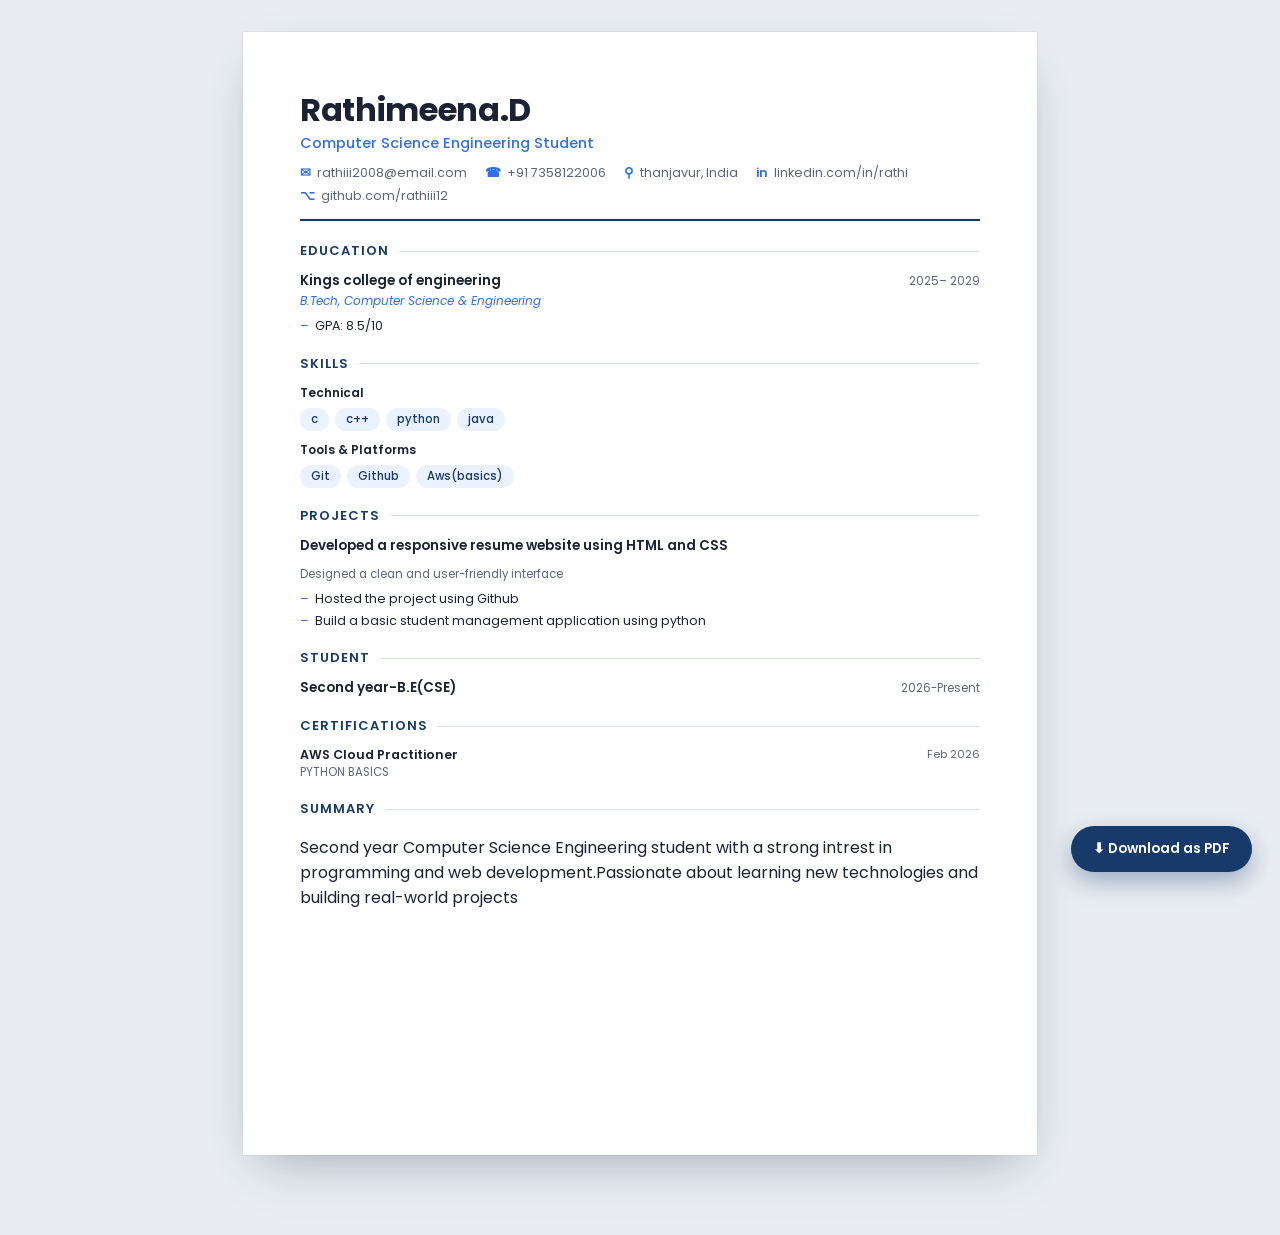
<file: index.html>
<!doctype html>
<html lang="en">
<head>
<meta charset="UTF-8">
<meta name="viewport" content="width=device-width, initial-scale=1.0">
<title>Name - Resume</title>
<link rel="stylesheet" href="style.css">
</head>
<body>

<div class="page-wrap">
  <div class="page">

    <header class="r-header">
      <h1 class="r-name">Rathimeena.D</h1>
      <p class="r-role">Computer Science Engineering Student</p>
      <ul class="r-contact">
        <li><span class="ico">✉</span> rathiii2008@email.com</li>
        <li><span class="ico">☎</span> +91 7358122006</li>
        <li><span class="ico">⚲</span> thanjavur, India</li>
        <li><span class="ico">in</span> linkedin.com/in/rathi</li>
        <li><span class="ico">⌥</span> github.com/rathiii12</li>
      </ul>
    </header>

    <section class="r-section">
      <h2 class="r-section-title">Education</h2>
      <div class="entry">
        <div class="entry-top">
          <span class="entry-title">Kings college of engineering</span>
          <span class="entry-meta">2025– 2029</span>
        </div>
        <div class="entry-sub">B.Tech, Computer Science &amp; Engineering</div>
        <div class="bullets">
          <div class="bullet">GPA: 8.5/10 </div>
        </div>
      </div>
    </section>

    <section class="r-section">
      <h2 class="r-section-title">Skills</h2>
      <div class="skills-cat">
        <div class="skills-cat-label">Technical</div>
        <div class="chip-row">
          <span class="chip">c</span>
          <span class="chip">c++</span>
          <span class="chip">python</span>
          <span class="chip">java</span>
        </div>
      </div>
      <div class="skills-cat">
        <div class="skills-cat-label">Tools &amp; Platforms</div>
        <div class="chip-row">
          <span class="chip">Git</span>
          <span class="chip">Github</span>
          <span class="chip">Aws(basics)</span>
        </div>
      </div>
    </section>

    <section class="r-section">
      <h2 class="r-section-title">Projects</h2>
      <div class="entry">
        <div class="entry-top">
          <span class="entry-title">Developed a responsive resume website using HTML and CSS </span>
          <span class="entry-meta">Designed a clean and user-friendly interface</span>
        </div>
        <div class="bullets">
          <div class="bullet">Hosted the project using Github</div>
          <div class="bullet">Build a basic student management application using python</div>
        </div>
      </div>
    </section>

    <section class="r-section">
      <h2 class="r-section-title">Student</h2>
      <div class="entry">
        <div class="entry-top">
          <span class="entry-title">Second year-B.E(CSE)</span>
          <span class="entry-meta">2026-Present</span>
        </div>
      </div>
    </section>

    <section class="r-section">
      <h2 class="r-section-title">Certifications</h2>
      <div class="line-entry">
        <div>
          <div class="l-main">AWS Cloud Practitioner</div>
          <div class="l-sub">PYTHON BASICS</div>
        </div>
        <div class="l-meta">Feb 2026</div>
      </div>
    </section>

    <section class="r-section">
      <h2 class="r-section-title">Summary</h2>
      <P>
        Second year Computer Science Engineering student with a strong intrest in programming and web development.Passionate about learning new technologies and building real-world projects
      </P>
    </section>

  </div>
</div>

<button class="download-btn" onclick="window.print()">⬇ Download as PDF</button>

</body>
</html>
</file>
<file: style.css>
@import url('https://fonts.googleapis.com/css2?family=Poppins:ital,wght@0,300;0,400;0,500;0,600;0,700;1,400&display=swap');

:root{
  --accent:#173a6b;
  --accent-2:#2f6fed;
  --accent-soft:#eaf1ff;
  --text:#1b2233;
  --muted:#5c667a;
  --line:#d7dfec;
  --bg:#ffffff;
  --font:"Poppins", sans-serif;
}

*, *::before, *::after{ box-sizing:border-box; }

html, body{ margin:0; padding:0; }

body{
  font-family:var(--font);
  color:var(--text);
  background:#e9edf3;
  -webkit-font-smoothing:antialiased;
}

a{ color:var(--accent-2); text-decoration:none; }
a:hover{ text-decoration:underline; }
ul{ margin:0; padding:0; list-style:none; }

.page-wrap{
  display:flex;
  justify-content:center;
  padding:32px 16px 80px;
}

.page{
  width:210mm;
  min-height:297mm;
  background:var(--bg);
  padding:16mm 15mm;
  box-shadow:0 20px 50px -18px rgba(20,30,60,.35), 0 0 0 1px rgba(20,30,60,.04);
}

.r-header{
  border-bottom:2.5px solid var(--accent);
  padding-bottom:14px;
  margin-bottom:20px;
}

.r-name{
  font-family:var(--font);
  font-weight:700;
  font-size:32px;
  line-height:1.15;
  margin:0 0 4px;
  letter-spacing:-.01em;
}

.r-role{
  font-weight:500;
  font-size:14.5px;
  color:var(--accent-2);
  margin:0 0 10px;
}

.r-contact{
  display:flex;
  flex-wrap:wrap;
  gap:5px 18px;
  font-size:12.5px;
  color:var(--muted);
}

.r-contact li{ display:flex; align-items:center; gap:6px; }
.r-contact .ico{ color:var(--accent-2); font-weight:600; }

.r-section{
  margin-bottom:18px;
  break-inside:avoid;
}

.r-section-title{
  font-weight:600;
  font-size:13px;
  letter-spacing:.08em;
  text-transform:uppercase;
  color:var(--accent);
  margin:0 0 10px;
  display:flex;
  align-items:center;
  gap:10px;
}

.r-section-title::after{
  content:"";
  flex:1;
  height:1px;
  background:var(--line);
}

.entry{
  margin-bottom:12px;
  break-inside:avoid;
}
.entry:last-child{ margin-bottom:0; }

.entry-top{
  display:flex;
  justify-content:space-between;
  align-items:baseline;
  gap:10px;
  flex-wrap:wrap;
}

.entry-title{ font-weight:600; font-size:13.5px; }
.entry-sub{ font-weight:400; font-style:italic; color:var(--accent-2); font-size:12px; margin-top:1px; }
.entry-meta{ font-size:11.5px; color:var(--muted); white-space:nowrap; }

.bullets{
  margin-top:6px;
  display:flex;
  flex-direction:column;
  gap:3px;
}

.bullet{
  display:flex;
  gap:7px;
  font-size:12.5px;
  line-height:1.55;
}
.bullet::before{ content:"–"; color:var(--accent-2); flex:none; }

.line-entry{
  display:flex;
  justify-content:space-between;
  gap:10px;
  font-size:12.5px;
  margin-bottom:7px;
}
.line-entry:last-child{ margin-bottom:0; }
.line-entry .l-main{ font-weight:600; }
.line-entry .l-sub{ color:var(--muted); font-size:11.5px; }
.line-entry .l-meta{ color:var(--muted); font-size:11px; white-space:nowrap; }

.skills-cat{ margin-bottom:10px; }
.skills-cat:last-child{ margin-bottom:0; }
.skills-cat-label{ font-weight:600; font-size:12px; margin-bottom:6px; }

.chip-row{ display:flex; flex-wrap:wrap; gap:6px; }
.chip{
  background:var(--accent-soft);
  color:var(--accent);
  border-radius:20px;
  padding:3px 11px;
  font-size:11.5px;
  font-weight:500;
}

.download-btn{
  position:fixed;
  right:28px;
  bottom:28px;
  z-index:10;
  border:none;
  border-radius:999px;
  padding:13px 22px;
  font-family:var(--font);
  font-weight:600;
  font-size:13.5px;
  background:var(--accent);
  color:#fff;
  box-shadow:0 10px 25px rgba(23,58,107,.35);
}
.download-btn:hover{ filter:brightness(1.08); }

@media (max-width:820px){
  .page{ width:100%; min-height:auto; padding:9mm; }
  .page-wrap{ padding:16px 10px 90px; }
  .r-name{ font-size:26px; }
}

@media print{
  @page{ size:A4; margin:0; }
  body{ background:#fff; }
  .page-wrap{ padding:0; display:block; }
  .page{
    box-shadow:none;
    width:auto;
    min-height:auto;
    padding:14mm 15mm;
  }
  .download-btn{ display:none; }
}
</file>
